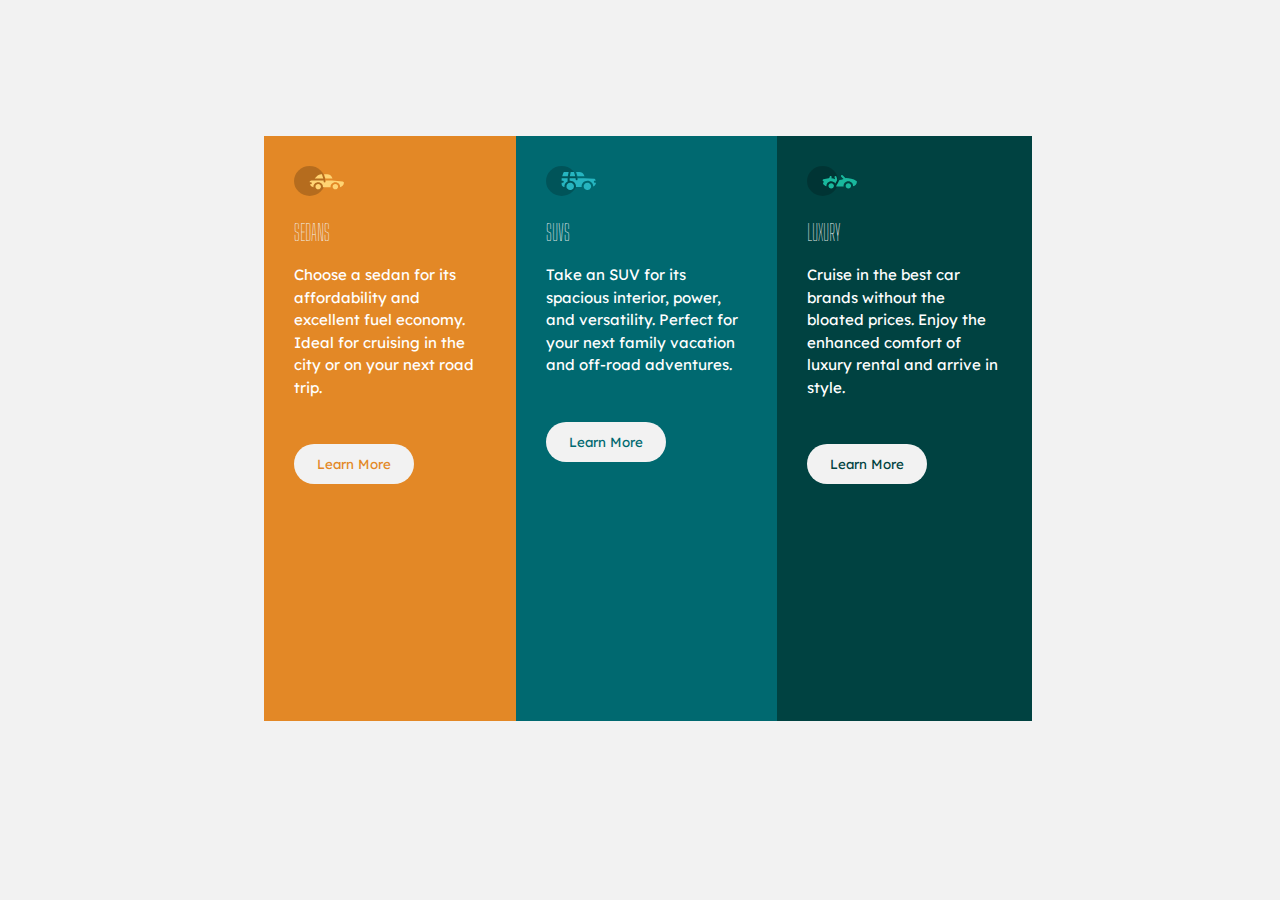
<file: index.html>
<!DOCTYPE html>
<html lang="en">
<head>
    <meta charset="UTF-8">
    <meta http-equiv="X-UA-Compatible" content="IE=edge">
    <meta name="viewport" content="width=device-width, initial-scale=1.0">
    <title>Flex Layout</title>
    <link rel="stylesheet" href="style.css"/>
</head>
<body>
    <main>

            <div class="sedans">
                <img src="./images/icon-sedans.svg"/>
                <h2>SEDANS</h2>
                <p>Choose a sedan for its affordability and excellent fuel economy. Ideal for cruising in the city or on your next road trip.</p>
                <button class="sedans">Learn More</button>
            </div>
                
            <div class="suvs">
                <img src="./images/icon-suvs.svg" />
                <h2>SUVS</h2>
                <p>Take an SUV for its spacious interior, power, and versatility. Perfect for your next family vacation and off-road adventures.</p>
                <button class="suvs">Learn More</button>
            </div>

            <div class="luxury">
                <img src="./images/icon-luxury.svg" />
                <h2>LUXURY</h2>
                <p>Cruise in the best car brands without the bloated prices. Enjoy the enhanced comfort of luxury rental and arrive in style.</p>
                <button class="luxury">Learn More</button>
            </div>
    </main>
</body>
</html>
</file>
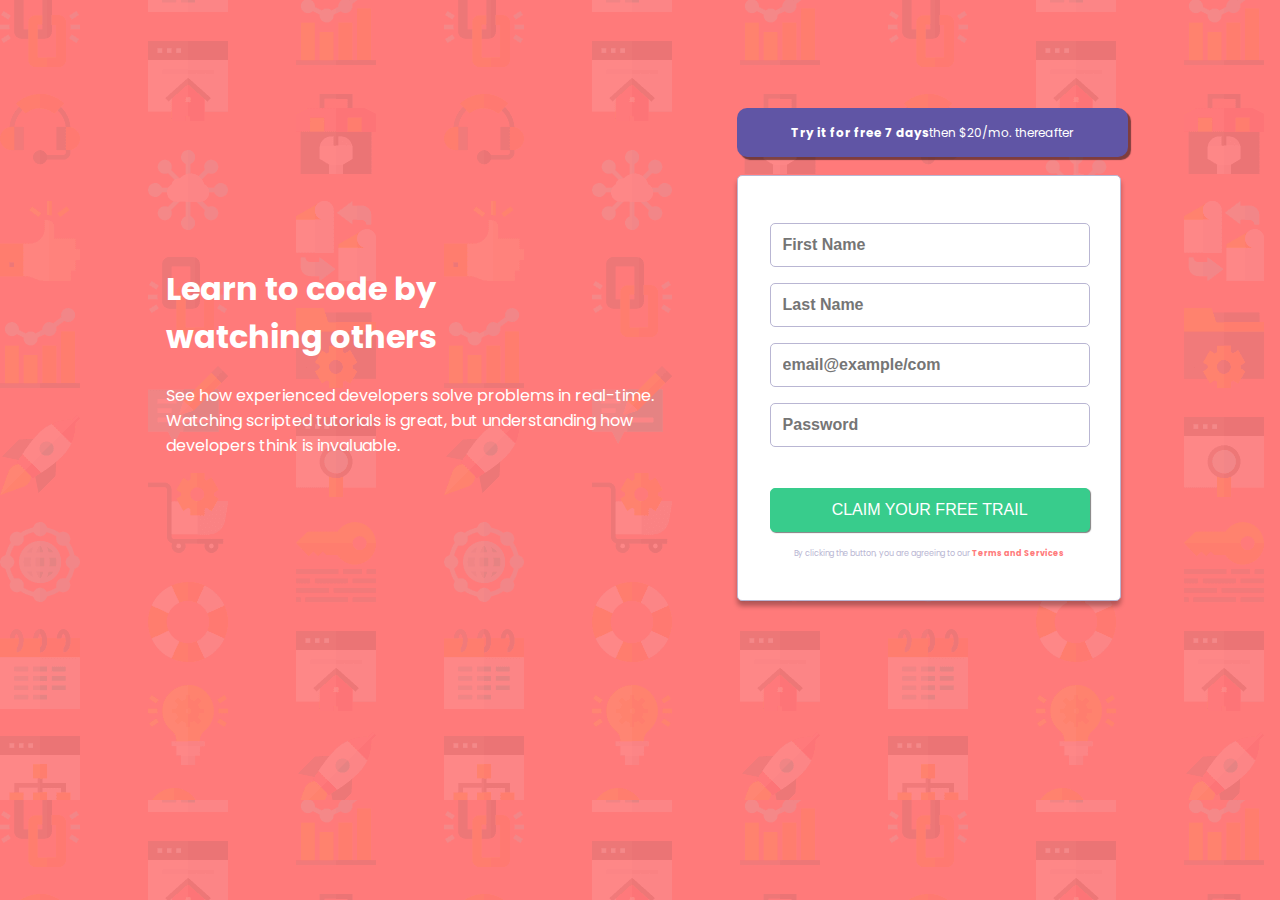
<file: form.html>
<!DOCTYPE html>
<html lang="en">

<head>
    <meta charset="UTF-8">
    <meta http-equiv="X-UA-Compatible" content="IE=edge">
    <meta name="viewport" content="width=device-width, initial-scale=1.0">
    <title>Registration</title>
    <link rel="shortcut icon" href="reg_images/favicon-32x32.png">
    <link rel="stylesheet" href="forms.css">

</head>

<body>
    <!-- <img src="images/bg-intro-desktop.png"> -->
    <main>

        <div class="left">
            <h1>Learn to code by <br>
                watching others</h1>
            <p>See how experienced developers solve problems in real-time.
                Watching scripted tutorials is great, but understanding how developers think is invaluable.
            </p>
        </div>
        <div class="top-right">
            <p><b>Try it for free 7 days </b></p><p>then $20/mo. thereafter</p>
        </div>
        
        <form class="register">
        <div class="bottom-right">

                <div class="input-container">
                    <input type="text" id="fname" name="fname" class="input" placeholder="First Name" required>
                    <div class="error-message"><small>First Name cannot be blank</small></div><br>
                </div>

                <div class="input-container">
                    <input type="text" id="lname" name="lname" class="input" placeholder="Last Name" required>
                    <div class="error-message"><small>Name cannot be blank</small></div><br>
                </div>

                <div class="input-container">
                    <input type="email" id="e-mail" name="e-mail" class="input" placeholder="email@example/com" pattern=".+@+.+.." required>
                    <div class="error-message"><small>Looks like this is not an email</small></div><br>
                </div>

                <div class="input-container">
                    <input type="password" id="pass" name="pass" class="input" placeholder="Password" required>
                    <div class="error-message"><small>Password cannot be blank</small></div><br><br>
                </div>

                <div>
                    <input type="submit" id="send" value="CLAIM YOUR FREE TRAIL" id="sup">
                </div>
                
                <p>By clicking the button, you are agreeing to our <b><a href="#" style="text-decoration: none; color: hsl(0, 100%, 74%);">Terms and Services</a></b></p>
            </form>

        </div>

    </main>
</body>

</html>
</file>
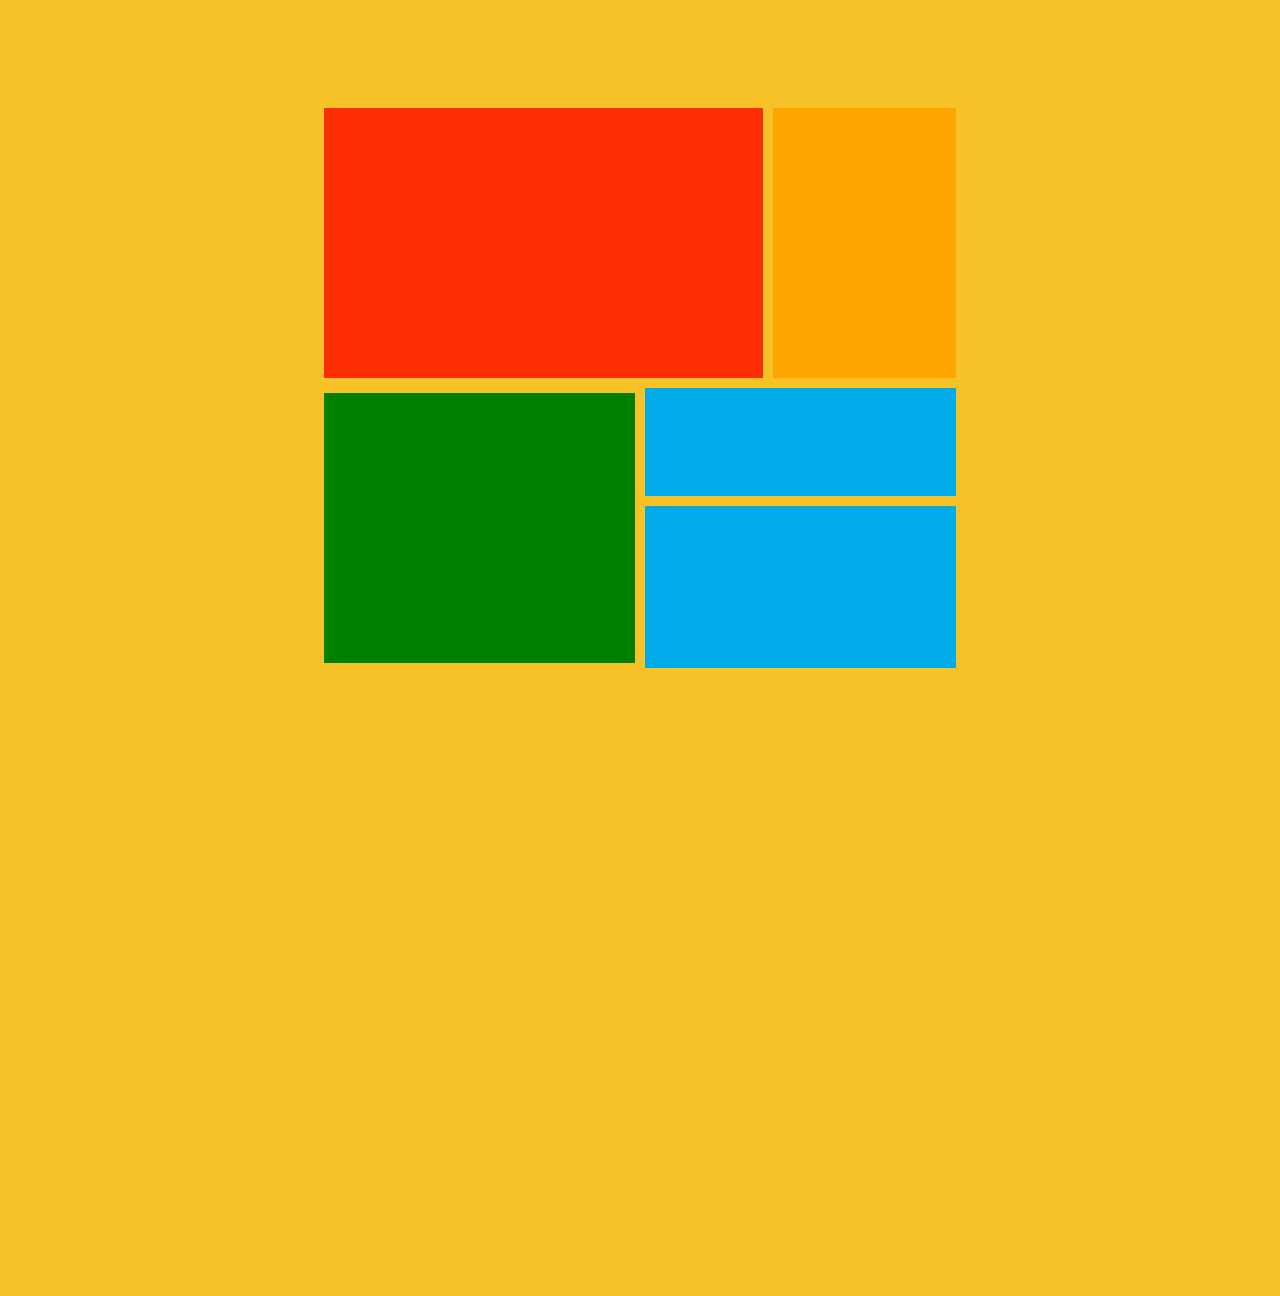
<file: grid.html>
<!DOCTYPE html>
<html lang="en">
<head>
    <meta charset="UTF-8">
    <meta http-equiv="X-UA-Compatible" content="IE=edge">
    <meta name="viewport" content="width=device-width, initial-scale=1.0">
    <title>Grid Layout</title>
    <link rel="stylesheet" href="grid.css">

</head>
<body>
    <main>

        <div class="_red"></div>
        <div class="_orange"></div>
        <div class="_green"></div>
        <div class="_blue1"></div>
        <div class="_blue2"></div>
        
    </main>
    
</body>
</html>
</file>
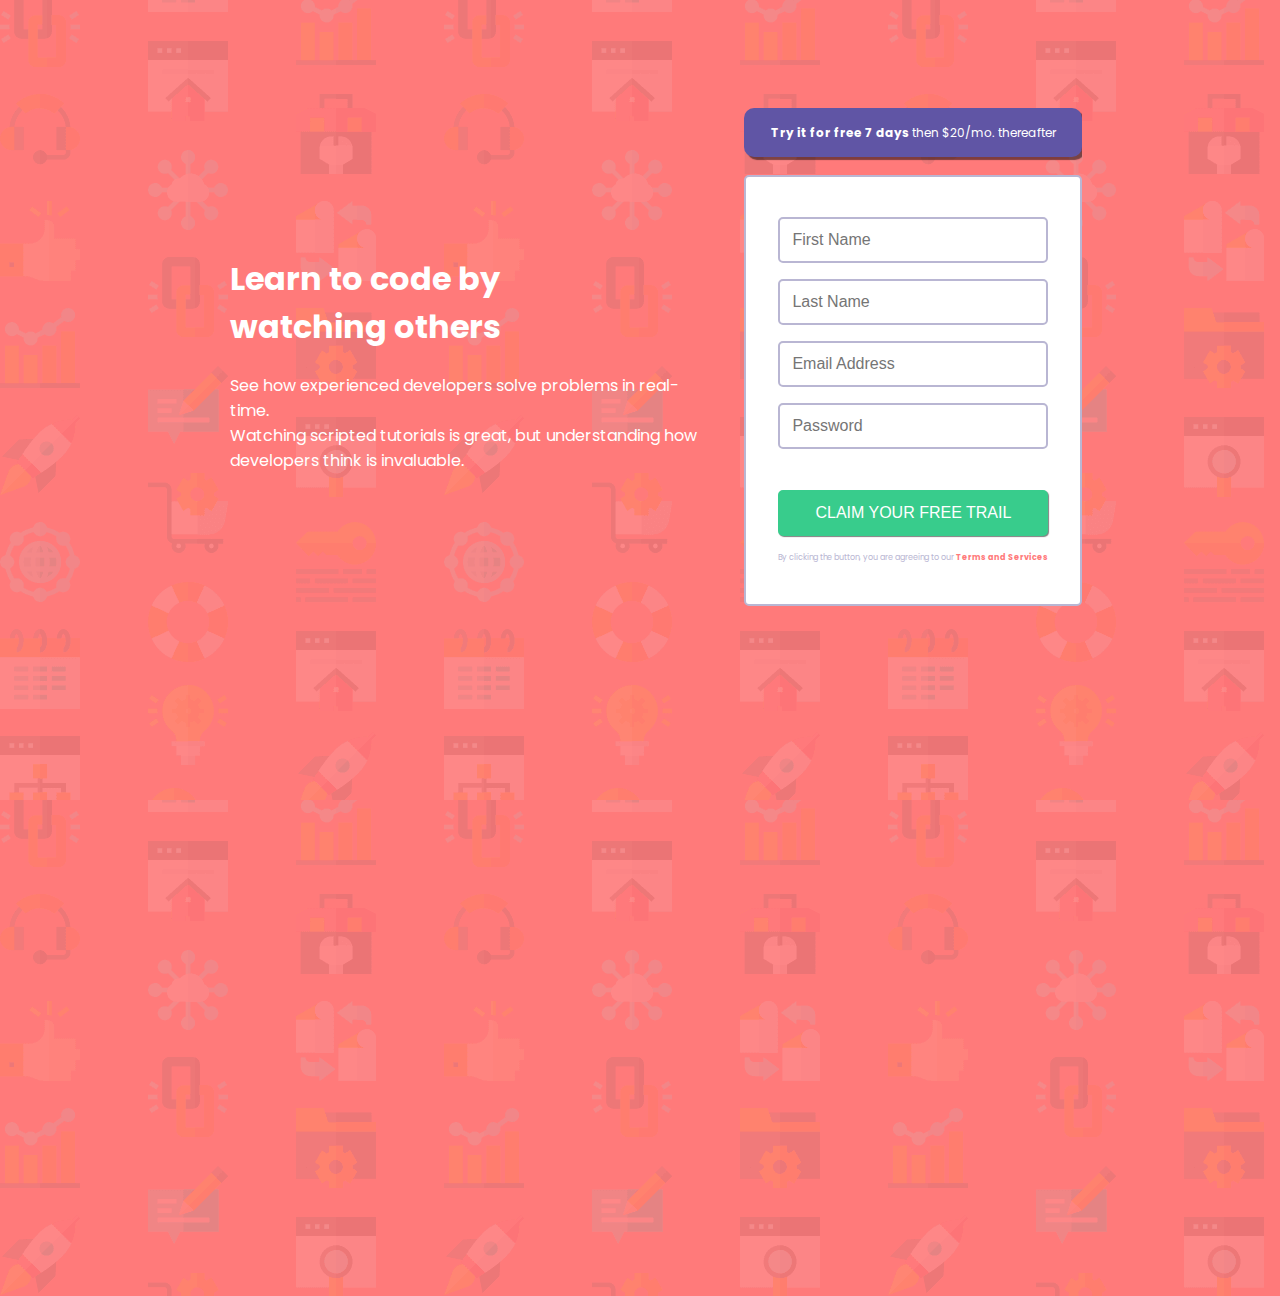
<file: registration-form/form.html>
<!DOCTYPE html>
<html lang="en">

<head>
    <meta charset="UTF-8">
    <meta http-equiv="X-UA-Compatible" content="IE=edge">
    <meta name="viewport" content="width=device-width, initial-scale=1.0">
    <title>Registration</title>
    <link rel="stylesheet" href="form.css">

</head>

<body>
    <!-- <img src="images/bg-intro-desktop.png"> -->
    <main>

        <div class="left">
            <h1>Learn to code by <br>
                watching others</h1>
            <p>See how experienced developers solve problems in real-time. <br>
                Watching scripted tutorials is great, but understanding how developers think is invaluable.
            </p>
        </div>
        <div class="top-right">
            <p><b>Try it for free 7 days</b> then $20/mo. thereafter</p>
        </div>
        <div class="bottom-right">
            <form class="register">
                <input type="text" id="fname" name="fname" placeholder="First Name"><br>
                <input type="text" id="lname" name="lname" placeholder="Last Name"><br>
                <input type="email" id="e-mail" name="e-mail" placeholder="Email Address"><br>
                <input type="password" id="pass" name="pass" placeholder="Password"><br><br>
                <input type="button" value="CLAIM YOUR FREE TRAIL">
                <p>By clicking the button, you are agreeing to our <b><a href="#" style="text-decoration: none; color: hsl(0, 100%, 74%);">Terms and Services</a></b></p>
            </form>
        </div>

    </main>

</body>

</html>
</file>
<file: style.css>
@import url("https://fonts.googleapis.com/css2?family=Lexend+Deca&display=swap");
@import url("https://fonts.googleapis.com/css2?family=Big+Shoulders+Display:wght@700&family=Lexend+Deca&display=swap");

main {
  margin: auto;
  margin-top: 10%;
  display: flex;
  border-radius: 10px;
}

@media screen and (max-width: 375px) {
  main {
    flex-direction: column;
    width: 35vh;
    height: 105vh;
  }


  body {
    display: flex;
    overflow-x: hidden;
    /* height: 200%; */
    background-color: black;
    font-size: 15px;
    width: 100%;
    /* align-content: center; */
    justify-content: center;
  }
}

@media screen and (min-width: 1440px) {
  main {
    width: 50vw;
    height: 55vh;
    position: static;
    border-radius: 100;
  }


  body {
    display: flex;
    overflow-x: hidden;
    /* height: 200%; */
    background-color: black;
    font-size: 15px;
    width: 100%;
    /* align-content: center; */
    justify-content: center;
  }
}

@media screen and (min-width: 376px) and (max-width: 1439px) {
  main {
    width: 60vw;
    height: 65vh;
  }

  body {
    display: flex;
    overflow-x: hidden;
    background-color: black;
    font-size: 15px;
    width: 100%;
    justify-content: center;
  }
}

body {
  background-color: hsl(0, 0%, 95%);
  justify-content: center;
  place-items: center;
}

div.sedans,
div.suvs,
div.luxury {
  padding: 30px;
  padding-bottom: 50px;
  /* position: static;
    display: inline-block; */
}

div.sedans,
button.sedans:hover {
  background-color: hsl(31, 77%, 52%);
}

div.suvs,
button.suvs:hover {
  background-color: hsl(184, 100%, 22%);
}

div.luxury,
button.luxury:hover {
  background-color: hsl(179, 100%, 13%);
}

button.sedans {
  color: hsl(31, 77%, 52%);
}

button.suvs {
  color: hsl(184, 100%, 22%);
}

button.luxury {
  color: hsl(179, 100%, 13%);
}

button {
  cursor: pointer;
  background-color: hsl(0, 0%, 95%);
  border-radius: 100px;
  border: none;
  width: 120px;
  height: 40px;
  max-width: 120px;
  max-height: 40px;
font-family: "Lexend Deca", sans-serif;
}

    button:hover {
        border: 1.5px solid white;
        color: hsl(0, 0%, 95%);
        background-color: none;
    }


h2 {
  font-family: "Big Shoulders Display", cursive;
  padding-top: 0px;
  font-weight: 100;
  color: hsl(0, 0%, 95%);
}

p {
  font-family: "Lexend Deca", sans-serif;
  /* letter-spacing: 0.04em; */
  padding-bottom: 30px;
  line-height: 1.5;
  color: hsla(0, 0%, 100%, 0.75);
}

h4,
p {
  color: white;
}

img {
  height: 30px;
  width: 50px;
  padding-top: 0px;
}
</file>
<file: forms.css>
@import url('https://fonts.googleapis.com/css2?family=Poppins:ital,wght@0,400;0,500;0,600;0,700;1,400;1,500;1,600;1,700&display=swap');

.left {
    grid-area: left;
    padding: 2em;
    color: white;
}

.left h1 {
    font-weight: 700;
}

.top-right {
    background-color: hsl(248, 32%, 49%);
    /* width: 70vw;
    height: 10vh; */
    grid-area: top-right;
    padding: 0.3em;
    width: 30vw;
    border-radius: 10px;
    box-shadow: 3px 3px 1px rgba(0, 0, 0, 0.5);
    color: white;
    font-size: 12px;
    text-align: center;
}

.top-right p {
            display: inline-block;
    /* text-align: center; */
}

.bottom-right {
    /* background-color: rgb(36, 5, 5);
    width: 70vw;
    height: 60vh; */
    grid-area: bottom-right;
    /* border-radius: 15px; */
}

main {

    display: grid;
    gap: 10px;
    grid-template-areas:
        "left top-right"
        "left bottom-right";
    justify-content: center;
    align-items: center;
    width: 80%;
    height: auto;
    margin: auto;
    margin-top: 100px;
    /* overflow: hidden; */
    font-family: 'Poppins', sans-serif;

}

body {
    place-items: center;
    justify-content: center;
    display: flex;
    /* height: 100vw; */
    background-color: hsl(0, 100%, 74%);
    overflow: hidden;
    background-image: url("reg_images/bg-intro-desktop.png");
    font-size: 16px;
}

form {
    background-color: white;
    padding: 2em;
    width: 0%;
    border-radius: 10px;

}


#fname {
      margin-top: 15px;
  }

#send {
      /* margin-top: -25px; */
    width: 25vw;
  }

form,
input {
    width: 30vw;
    /* display: inline-block; */
    margin: 8px 0;
    box-sizing: border-box;
    border: 0.5px solid hsl(246, 25%, 77%);
    border-radius: 5px;
    font-size: 16px;
    /* border-bottom: 2px solid red; */
}

form{
    margin-right: 25px;
    display: block;
    box-shadow: 0 5px 5px rgba(0, 0, 0, 0.3);
}

input {
    padding: 12px 12px;
    width: 25vw;
}



input[type=submit] {
    cursor: pointer;
    background-color: hsl(154, 59%, 51%);
    border: 0.5px solid hsl(154, 59%, 51%);
    box-shadow: 1px 1px 1px rgba(0, 0, 0, 0.5);
    color: white;
}


form p {
    font-weight: 400;
    font-size: 8px;
    color: hsl(246, 25%, 77%);
    text-align: center;
}



form:focus {
    outline: 1.5px solid hsl(246, 25%, 77%);
}


@media only screen and (max-width: 900px) {
  
    .left{
        padding: 1em;
    }
    body{
        font-size: 12px;
        overflow-y: scroll;

    }
  
    main {
    grid-auto-flow: column;
    grid-template-areas:
      "left"
      "top-right"
      "bottom-right";
    margin-top: 10px;
    width: 70%;
    height: 100%;
    justify-content: center;
    place-items: center;
  }

  div h1 {
    font-weight: 700;
    font-size: 25px;
  }


  .top-right p {
    display: block;
    padding: auto;
    border-radius: 10px;
  }
  .top-right {
    width: 80vw;
    padding: 0.1em;
    margin-top: 0px;
}


  .left, form p{
      text-align: center;
  }

  form{
    padding: 0.1em;
    border-radius: 10px;
    width: 80vw;
            margin: auto;
                display: block;
  }

  input{
      width: 70vw;
        margin: auto;
            display: block;
  }

  #fname{
      margin-top: 15px;
  }
  #send{
    margin-top: -25px;
    width: 70vw;
  }
}

.input{
    font-weight: 600;
}

.input:invalid:focus {
    background: url(./reg_images/icon-error.svg) no-repeat 96%center white;
    outline: 2px solid hsl(0, 100%, 74%);
    border-radius: 5px;
}

.input:required:focus~ .error-message {
    display: block;
    color: hsl(0, 100%, 74%);
    text-align: right;
    font-size: 10px;
    font-style: italic;
}

.error-message {
    display: none;
    margin-bottom: 10px;
}

.input:valid {
    outline: 2px solid silver;
}

.input:required {
    outline: 2px solid transparent;
}

input[type=email]:invalid:focus::-webkit-input-placeholder {
    color: hsl(0, 100%, 74%)
}
</file>
<file: grid.css>
._red{
    background-color: rgb(252, 45, 3);
    width: 70vw;
    height: 30vh;
    grid-area: _red;
}

._orange{
    background-color: orange;
    width: 50vw;
    height: 30vh;
    grid-area: _orange;
}

._green{
    background-color: green;
    width: 60vw;
    height: 30vh;
    grid-area: _green;
}

._blue1, ._blue2{
    background-color: rgb(1, 171, 233);
    width: 60vw;
}

._blue1{
    grid-area: _blue1;
        height: 12vh;
}

._blue2 {
    grid-area: _blue2;
        height: 18vh;
}

main{
    
    display: grid;
    gap: 10px;
    grid-template-areas: 
    "_red _red _orange"
    "_green _blue1 _blue1"
    "_green _blue2 _blue2";
    justify-content: center;
    align-items: center;
    width: 50%;
    margin: auto;
    margin-top: 100px;
    overflow: hidden;
}

body{
    place-items: center;
    justify-content: center;
    display: flex;
    height: 100vw;
    background-color: rgb(246, 194, 39);
    overflow: hidden;
}
</file>
<file: registration-form/form.css>
@import url('https://fonts.googleapis.com/css2?family=Poppins:ital,wght@0,400;0,500;0,600;0,700;1,400;1,500;1,600;1,700&display=swap');

.left {
    grid-area: left;
    padding: 2em;
    color: white;
}

.left h1{
        font-weight: 700;
}

.top-right {
    background-color: hsl(248, 32%, 49%);
    /* width: 70vw;
    height: 10vh; */
    grid-area: top-right;
    padding: 0.3em;
    border-radius: 10px;
    box-shadow: 3px 3px 1px rgba(0, 0, 0, 0.5);
    color: white;
    font-size: 12px;
    text-align: center;
    /* text-align: center; */
}

.bottom-right {
    /* background-color: rgb(36, 5, 5);
    width: 70vw;
    height: 60vh; */
    grid-area: bottom-right;
    border-radius: 15px;
}

main {

    display: grid;
    gap: 10px;
    grid-template-areas:
        "left top-right"
        "left bottom-right";
    justify-content: center;
    align-items: center;
    width: 70%;
    margin: auto;
    margin-top: 100px;
    overflow: hidden;
    font-family: 'Poppins', sans-serif;
    
}

body {
    place-items: center;
    justify-content: center;
    display: flex;
    height: 100vw;
    background-color: hsl(0, 100%, 74%);
    overflow: hidden;
    background-image: url("images/bg-intro-desktop.png");
}

form{
    background-color: white;
    padding: 2em;
    width: 0%;

    
}

form, input {
    width: 100%;

    margin: 8px 0;
    box-sizing: border-box;
    border: 2px solid hsl(246, 25%, 77%);
    border-radius: 5px;
    font-size: 16px;
    /* border-bottom: 2px solid red; */
}

input{
    padding: 12px 12px;
}

input[type=button]{
    cursor: pointer;
    background-color: hsl(154, 59%, 51%);
    border: 2px solid hsl(154, 59%, 51%);
    box-shadow: 1px 1px 1px rgba(0, 0, 0, 0.5);
    color: white;
}

form p{
    font-weight: 400;
    font-size: 8px;
    color: hsl(246, 25%, 77%);
}

form:focus {
    outline: 1px solid #3D9FFF;
}


@media screen and (max-width: 375px) {
    main{
        grid-auto-flow:column;}

}
</file>
